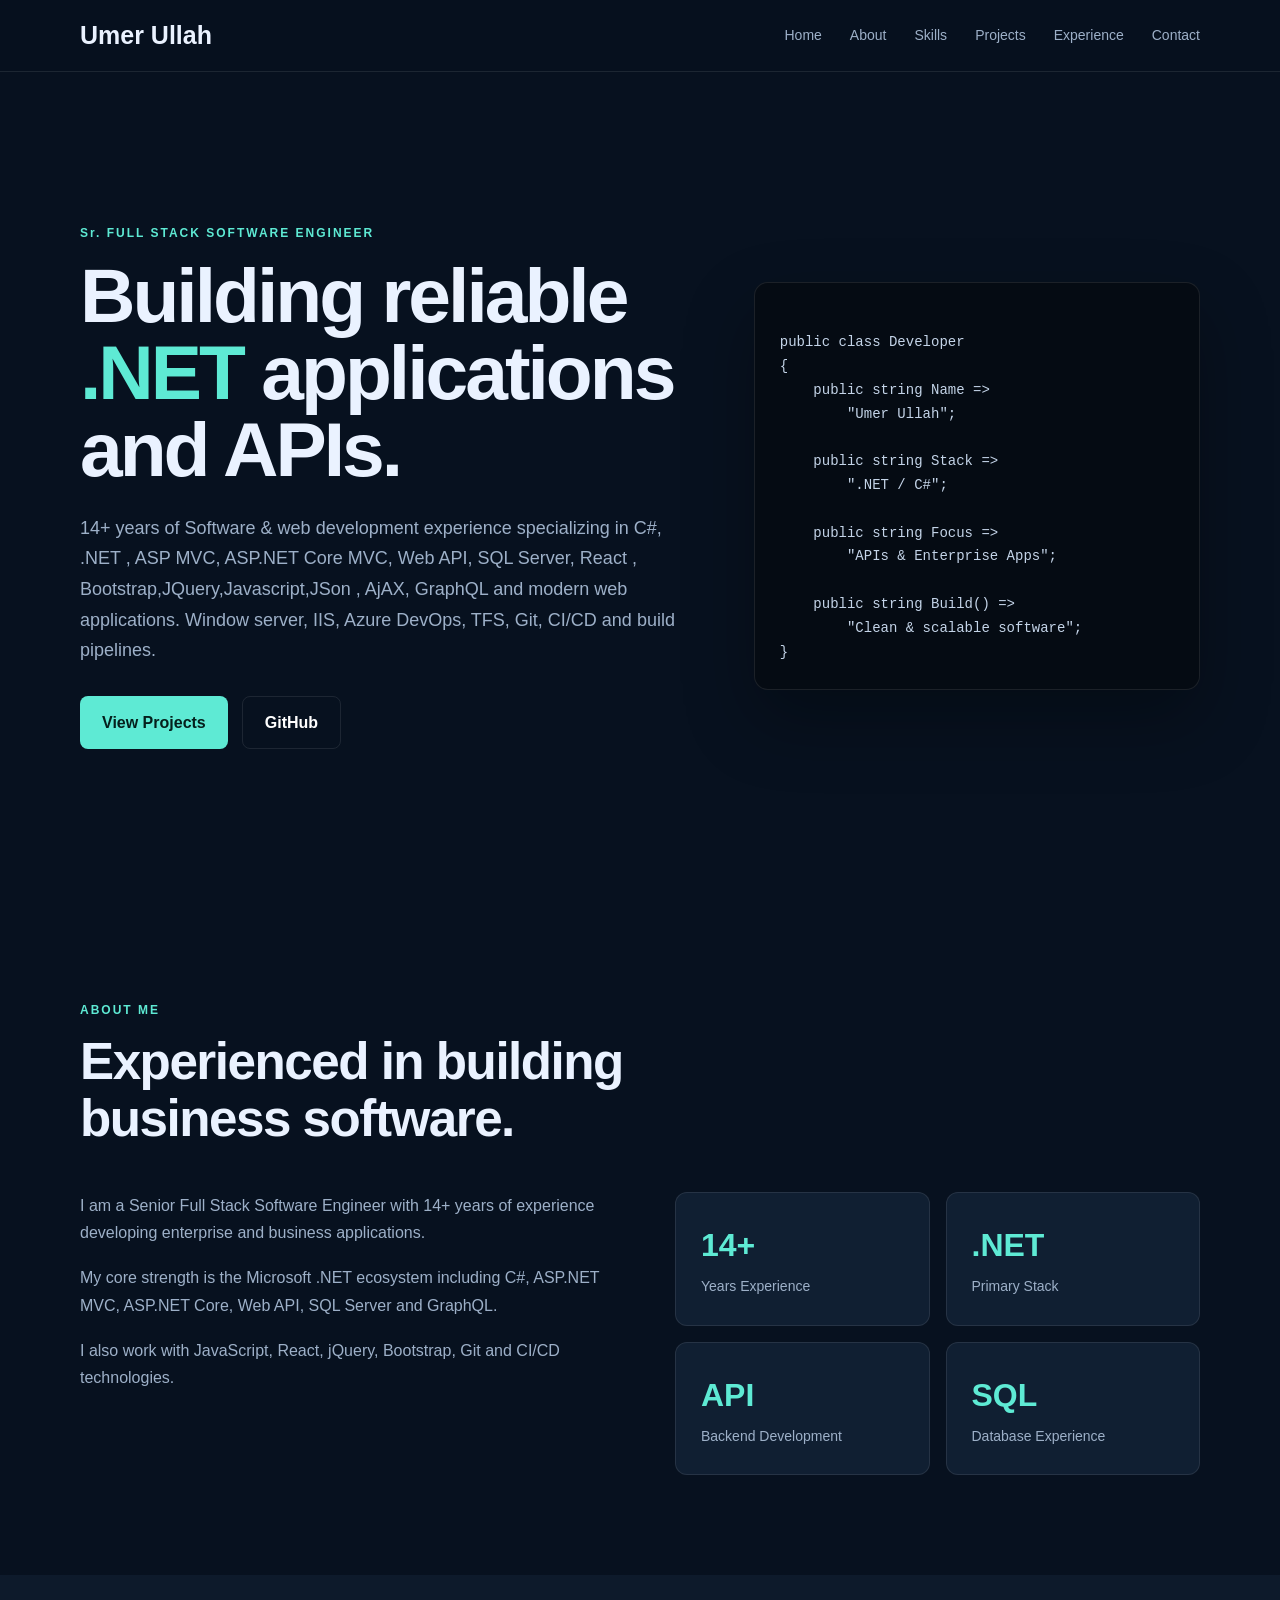
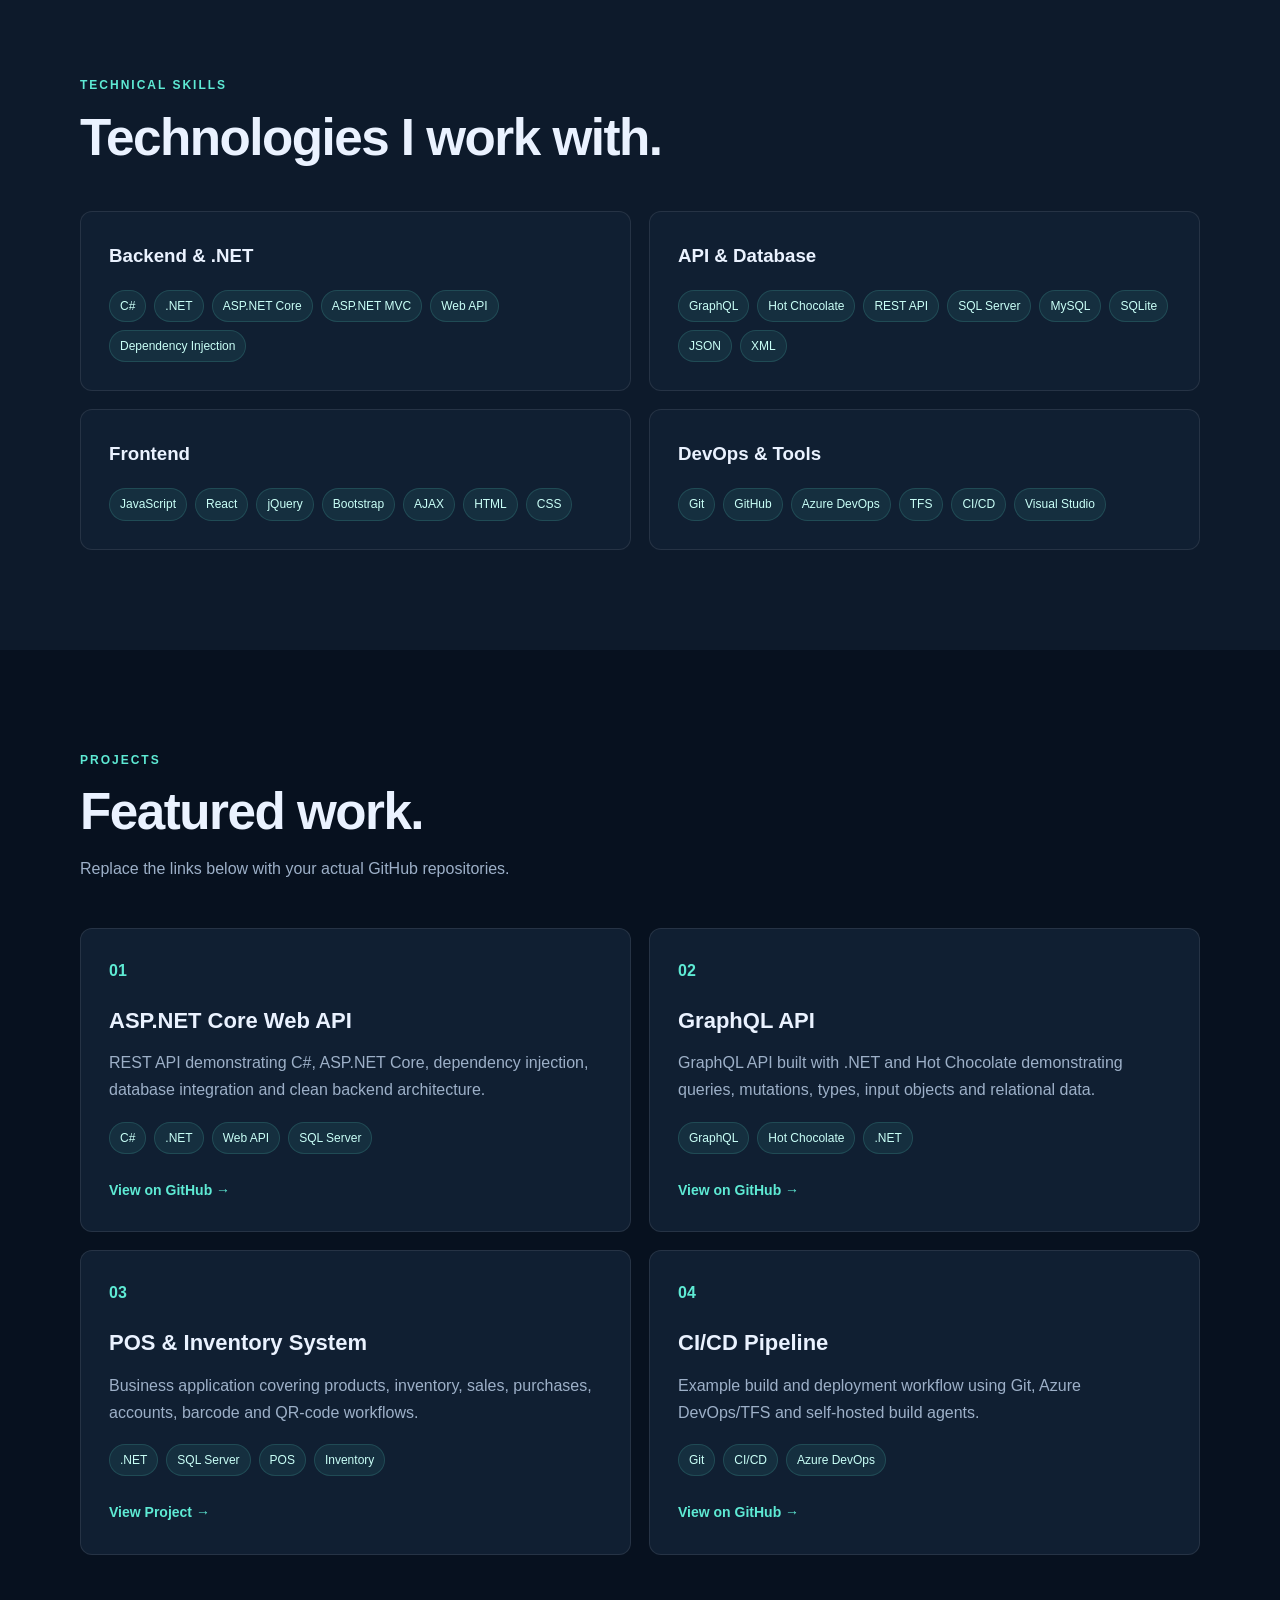
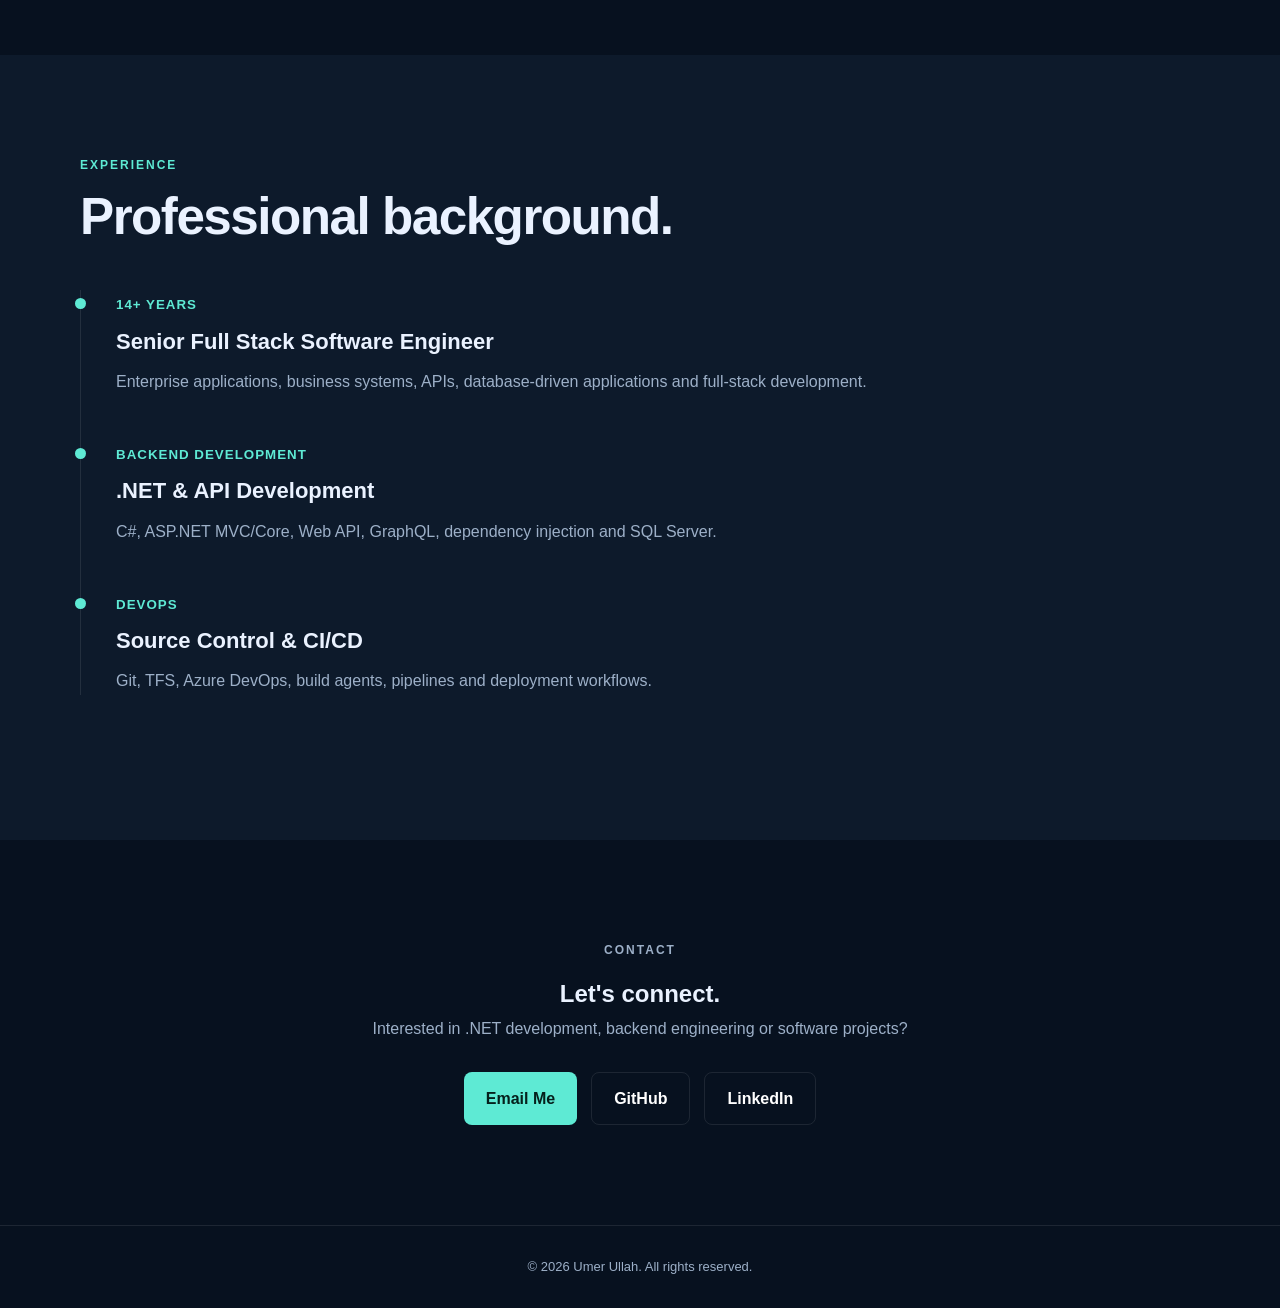
<file: index.html>
<!DOCTYPE html>
<html lang="en">
<head>
    <meta charset="UTF-8">

    <meta name="viewport"
          content="width=device-width, initial-scale=1.0">

    <meta name="description"
          content="Umer Ullah - Senior Full Stack .NET Developer">

    <title>Umer Ullah | Senior .NET Developer</title>

    <link rel="stylesheet" href="css/style.css">
</head>

<body>

<header class="navbar">

    <div class="container nav-container">

        <a href="#home" class="logo">
            Umer Ullah
        </a>

        <button class="menu-btn" id="menuBtn">
            ☰
        </button>

        <nav id="navMenu">

            <a href="#home">Home</a>
            <a href="#about">About</a>
            <a href="#skills">Skills</a>
            <a href="#projects">Projects</a>
            <a href="#experience">Experience</a>
            <a href="#contact">Contact</a>

        </nav>

    </div>

</header>


<main>

<!-- ================= HERO ================= -->

<section id="home" class="hero">

    <div class="container hero-grid">

        <div class="hero-content">

            <p class="eyebrow">
                Sr. FULL STACK SOFTWARE ENGINEER
            </p>

            <h1>
                Building reliable
                <span>.NET</span>
                applications and APIs.
            </h1>

            <p class="hero-description">
                14+ years of Software & web development experience
                specializing in C#, .NET , ASP MVC, ASP.NET Core MVC, Web API,
                SQL Server, React , Bootstrap,JQuery,Javascript,JSon , AjAX,
                GraphQL and modern web applications.
                Window server, IIS, Azure DevOps, TFS, Git, CI/CD and build pipelines.
            </p>

            <div class="hero-buttons">

                <a href="#projects" class="btn btn-primary">
                    View Projects
                </a>

                <!-- CHANGE THIS -->
                <a href="https://github.com/YOUR_USERNAME"
                   target="_blank"
                   class="btn btn-outline">

                    GitHub

                </a>

            </div>

        </div>


        <div class="code-card">

<pre><code>
public class Developer
{
    public string Name =>
        "Umer Ullah";

    public string Stack =>
        ".NET / C#";

    public string Focus =>
        "APIs & Enterprise Apps";

    public string Build() =>
        "Clean & scalable software";
}
</code></pre>

        </div>

    </div>

</section>


<!-- ================= ABOUT ================= -->

<section id="about" class="section">

    <div class="container">

        <div class="section-title">

            <p class="eyebrow">
                ABOUT ME
            </p>

            <h2>
                Experienced in building
                business software.
            </h2>

        </div>


        <div class="about-grid">

            <div class="about-text">

                <p>
                    I am a Senior Full Stack Software Engineer
                    with 14+ years of experience developing
                    enterprise and business applications.
                </p>

                <p>
                    My core strength is the Microsoft .NET
                    ecosystem including C#, ASP.NET MVC,
                    ASP.NET Core, Web API, SQL Server and
                    GraphQL.
                </p>

                <p>
                    I also work with JavaScript, React,
                    jQuery, Bootstrap, Git and CI/CD
                    technologies.
                </p>

            </div>


            <div class="stats">

                <div class="stat">

                    <strong>14+</strong>

                    <span>
                        Years Experience
                    </span>

                </div>


                <div class="stat">

                    <strong>.NET</strong>

                    <span>
                        Primary Stack
                    </span>

                </div>


                <div class="stat">

                    <strong>API</strong>

                    <span>
                        Backend Development
                    </span>

                </div>


                <div class="stat">

                    <strong>SQL</strong>

                    <span>
                        Database Experience
                    </span>

                </div>

            </div>

        </div>

    </div>

</section>


<!-- ================= SKILLS ================= -->

<section id="skills" class="section section-dark">

    <div class="container">

        <div class="section-title">

            <p class="eyebrow">
                TECHNICAL SKILLS
            </p>

            <h2>
                Technologies I work with.
            </h2>

        </div>


        <div class="skills-grid">


            <div class="skill-card">

                <h3>
                    Backend & .NET
                </h3>

                <div class="tags">

                    <span>C#</span>
                    <span>.NET</span>
                    <span>ASP.NET Core</span>
                    <span>ASP.NET MVC</span>
                    <span>Web API</span>
                    <span>Dependency Injection</span>

                </div>

            </div>


            <div class="skill-card">

                <h3>
                    API & Database
                </h3>

                <div class="tags">

                    <span>GraphQL</span>
                    <span>Hot Chocolate</span>
                    <span>REST API</span>
                    <span>SQL Server</span>
                    <span>MySQL</span>
                    <span>SQLite</span>
                    <span>JSON</span>
                    <span>XML</span>

                </div>

            </div>


            <div class="skill-card">

                <h3>
                    Frontend
                </h3>

                <div class="tags">

                    <span>JavaScript</span>
                    <span>React</span>
                    <span>jQuery</span>
                    <span>Bootstrap</span>
                    <span>AJAX</span>
                    <span>HTML</span>
                    <span>CSS</span>

                </div>

            </div>


            <div class="skill-card">

                <h3>
                    DevOps & Tools
                </h3>

                <div class="tags">

                    <span>Git</span>
                    <span>GitHub</span>
                    <span>Azure DevOps</span>
                    <span>TFS</span>
                    <span>CI/CD</span>
                    <span>Visual Studio</span>

                </div>

            </div>

        </div>

    </div>

</section>


<!-- ================= PROJECTS ================= -->

<section id="projects" class="section">

    <div class="container">

        <div class="section-title">

            <p class="eyebrow">
                PROJECTS
            </p>

            <h2>
                Featured work.
            </h2>

            <p>
                Replace the links below with your actual
                GitHub repositories.
            </p>

        </div>


        <div class="projects-grid">


            <!-- PROJECT 1 -->

            <article class="project-card">

                <div class="project-number">
                    01
                </div>

                <h3>
                    ASP.NET Core Web API
                </h3>

                <p>

                    REST API demonstrating C#, ASP.NET Core,
                    dependency injection, database integration
                    and clean backend architecture.

                </p>

                <div class="tags">

                    <span>C#</span>
                    <span>.NET</span>
                    <span>Web API</span>
                    <span>SQL Server</span>

                </div>

                <!-- CHANGE THIS -->

                <a href="https://github.com/YOUR_USERNAME/YOUR_REPOSITORY"
                   target="_blank">

                    View on GitHub →

                </a>

            </article>


            <!-- PROJECT 2 -->

            <article class="project-card">

                <div class="project-number">
                    02
                </div>

                <h3>
                    GraphQL API
                </h3>

                <p>

                    GraphQL API built with .NET and Hot Chocolate
                    demonstrating queries, mutations, types,
                    input objects and relational data.

                </p>

                <div class="tags">

                    <span>GraphQL</span>
                    <span>Hot Chocolate</span>
                    <span>.NET</span>

                </div>

                <!-- CHANGE THIS -->

                <a href="https://github.com/YOUR_USERNAME/YOUR_REPOSITORY"
                   target="_blank">

                    View on GitHub →

                </a>

            </article>


            <!-- PROJECT 3 -->

            <article class="project-card">

                <div class="project-number">
                    03
                </div>

                <h3>
                    POS & Inventory System
                </h3>

                <p>

                    Business application covering products,
                    inventory, sales, purchases, accounts,
                    barcode and QR-code workflows.

                </p>

                <div class="tags">

                    <span>.NET</span>
                    <span>SQL Server</span>
                    <span>POS</span>
                    <span>Inventory</span>

                </div>

                <!-- CHANGE THIS -->

                <a href="https://github.com/YOUR_USERNAME/YOUR_REPOSITORY"
                   target="_blank">

                    View Project →

                </a>

            </article>


            <!-- PROJECT 4 -->

            <article class="project-card">

                <div class="project-number">
                    04
                </div>

                <h3>
                    CI/CD Pipeline
                </h3>

                <p>

                    Example build and deployment workflow
                    using Git, Azure DevOps/TFS and
                    self-hosted build agents.

                </p>

                <div class="tags">

                    <span>Git</span>
                    <span>CI/CD</span>
                    <span>Azure DevOps</span>

                </div>

                <!-- CHANGE THIS -->

                <a href="https://github.com/YOUR_USERNAME/YOUR_REPOSITORY"
                   target="_blank">

                    View on GitHub →

                </a>

            </article>

        </div>

    </div>

</section>


<!-- ================= EXPERIENCE ================= -->

<section id="experience" class="section section-dark">

    <div class="container">

        <div class="section-title">

            <p class="eyebrow">
                EXPERIENCE
            </p>

            <h2>
                Professional background.
            </h2>

        </div>


        <div class="timeline">

            <div class="timeline-item">

                <div class="timeline-dot"></div>

                <div>

                    <small>
                        14+ YEARS
                    </small>

                    <h3>
                        Senior Full Stack Software Engineer
                    </h3>

                    <p>

                        Enterprise applications, business
                        systems, APIs, database-driven
                        applications and full-stack development.

                    </p>

                </div>

            </div>


            <div class="timeline-item">

                <div class="timeline-dot"></div>

                <div>

                    <small>
                        BACKEND DEVELOPMENT
                    </small>

                    <h3>
                        .NET & API Development
                    </h3>

                    <p>

                        C#, ASP.NET MVC/Core, Web API,
                        GraphQL, dependency injection and
                        SQL Server.

                    </p>

                </div>

            </div>


            <div class="timeline-item">

                <div class="timeline-dot"></div>

                <div>

                    <small>
                        DEVOPS
                    </small>

                    <h3>
                        Source Control & CI/CD
                    </h3>

                    <p>

                        Git, TFS, Azure DevOps, build agents,
                        pipelines and deployment workflows.

                    </p>

                </div>

            </div>

        </div>

    </div>

</section>


<!-- ================= CONTACT ================= -->

<section id="contact" class="section contact">

    <div class="container">

        <p class="eyebrow">
            CONTACT
        </p>

        <h2>
            Let's connect.
        </h2>

        <p>
            Interested in .NET development, backend
            engineering or software projects?
        </p>


        <div class="contact-buttons">

            <!-- CHANGE EMAIL -->

            <a href="mailto:YOUR_EMAIL@example.com"
               class="btn btn-primary">

                Email Me

            </a>


            <!-- CHANGE GITHUB -->

            <a href="https://github.com/YOUR_USERNAME"
               target="_blank"
               class="btn btn-outline">

                GitHub

            </a>


            <!-- CHANGE LINKEDIN -->

            <a href="https://www.linkedin.com/in/YOUR_USERNAME/"
               target="_blank"
               class="btn btn-outline">

                LinkedIn

            </a>

        </div>

    </div>

</section>

</main>


<footer>

    <p>
        © <span id="year"></span>
        Umer Ullah. All rights reserved.
    </p>

</footer>


<script src="js/script.js"></script>

</body>
</html>
</file>
<file: css/style.css>
:root {

    --bg: #07111f;
    --bg-dark: #0d1a2b;

    --card: #101f32;

    --text: #eaf2ff;
    --muted: #9db0c8;

    --accent: #5eead4;

    --border: rgba(255,255,255,.09);

    --max-width: 1120px;
}


* {

    margin: 0;
    padding: 0;

    box-sizing: border-box;
}


html {

    scroll-behavior: smooth;
}


body {

    font-family:
        Arial,
        Helvetica,
        sans-serif;

    background: var(--bg);

    color: var(--text);

    line-height: 1.7;
}


a {

    text-decoration: none;

    color: inherit;
}


.container {

    width: min(
        calc(100% - 48px),
        var(--max-width)
    );

    margin: auto;
}


/* ================= NAVBAR ================= */

.navbar {

    position: sticky;

    top: 0;

    z-index: 1000;

    height: 72px;

    background:
        rgba(7,17,31,.92);

    backdrop-filter: blur(12px);

    border-bottom:
        1px solid var(--border);
}


.nav-container {

    height: 100%;

    display: flex;

    align-items: center;

    justify-content: space-between;
}


.logo {

    font-size: 25px;

    font-weight: 800;
}


.logo span {

    color: var(--accent);
}


nav {

    display: flex;

    gap: 28px;
}


nav a {

    color: var(--muted);

    font-size: 14px;

    transition: .2s;
}


nav a:hover {

    color: var(--accent);
}


.menu-btn {

    display: none;

    border: none;

    background: transparent;

    color: white;

    font-size: 26px;

    cursor: pointer;
}


/* ================= HERO ================= */

.hero {

    min-height:
        calc(100vh - 72px);

    display: flex;

    align-items: center;
}


.hero-grid {

    display: grid;

    grid-template-columns:
        1.15fr .85fr;

    gap: 70px;

    align-items: center;
}


.eyebrow {

    color: var(--accent);

    font-size: 12px;

    font-weight: 800;

    letter-spacing: 2px;

    margin-bottom: 14px;
}


.hero h1 {

    font-size:
        clamp(45px, 6vw, 82px);

    line-height: 1;

    letter-spacing: -3px;

    margin-bottom: 25px;
}


.hero h1 span {

    color: var(--accent);
}


.hero-description {

    color: var(--muted);

    font-size: 18px;

    max-width: 650px;
}


.hero-buttons {

    display: flex;

    gap: 14px;

    margin-top: 30px;
}


/* ================= BUTTON ================= */

.btn {

    display: inline-flex;

    align-items: center;

    justify-content: center;

    padding:
        12px 22px;

    border-radius: 8px;

    font-weight: 700;

    transition: .2s;
}


.btn:hover {

    transform:
        translateY(-2px);
}


.btn-primary {

    background:
        var(--accent);

    color: #05201c;
}


.btn-outline {

    border:
        1px solid var(--border);

    color: white;
}


/* ================= CODE CARD ================= */

.code-card {

    background: #050b13;

    border:
        1px solid var(--border);

    border-radius: 14px;

    padding: 25px;

    box-shadow:
        0 30px 70px rgba(0,0,0,.3);
}


.code-card pre {

    overflow: auto;
}


.code-card code {

    color: #c4d4e8;

    font-size: 14px;
}


/* ================= SECTIONS ================= */

.section {

    padding:
        100px 0;
}


.section-dark {

    background:
        var(--bg-dark);
}


.section-title {

    max-width: 750px;

    margin-bottom: 45px;
}


.section-title h2 {

    font-size:
        clamp(34px, 4vw, 54px);

    line-height: 1.1;

    letter-spacing: -1.5px;

    margin-bottom: 15px;
}


.section-title > p:last-child {

    color: var(--muted);
}


/* ================= ABOUT ================= */

.about-grid {

    display: grid;

    grid-template-columns:
        1fr 1fr;

    gap: 70px;
}


.about-text p {

    color: var(--muted);

    margin-bottom: 18px;
}


.stats {

    display: grid;

    grid-template-columns:
        1fr 1fr;

    gap: 16px;
}


.stat {

    background:
        var(--card);

    border:
        1px solid var(--border);

    border-radius: 12px;

    padding: 25px;
}


.stat strong {

    display: block;

    color: var(--accent);

    font-size: 32px;
}


.stat span {

    color: var(--muted);

    font-size: 14px;
}


/* ================= SKILLS ================= */

.skills-grid {

    display: grid;

    grid-template-columns:
        1fr 1fr;

    gap: 18px;
}


.skill-card {

    background:
        var(--card);

    border:
        1px solid var(--border);

    border-radius: 12px;

    padding: 28px;
}


.skill-card h3 {

    margin-bottom: 18px;
}


.tags {

    display: flex;

    flex-wrap: wrap;

    gap: 8px;
}


.tags span {

    padding:
        5px 10px;

    border-radius: 30px;

    background:
        rgba(94,234,212,.08);

    border:
        1px solid
        rgba(94,234,212,.15);

    color: #c9fff7;

    font-size: 12px;
}


/* ================= PROJECTS ================= */

.projects-grid {

    display: grid;

    grid-template-columns:
        1fr 1fr;

    gap: 18px;
}


.project-card {

    background:
        var(--card);

    border:
        1px solid var(--border);

    border-radius: 12px;

    padding: 28px;
}


.project-number {

    color: var(--accent);

    font-weight: bold;

    margin-bottom: 18px;
}


.project-card h3 {

    font-size: 22px;

    margin-bottom: 10px;
}


.project-card p {

    color: var(--muted);

    margin-bottom: 18px;
}


.project-card .tags {

    margin-bottom: 22px;
}


.project-card > a {

    color: var(--accent);

    font-weight: bold;

    font-size: 14px;
}


/* ================= TIMELINE ================= */

.timeline {

    border-left:
        1px solid var(--border);

    padding-left: 35px;
}


.timeline-item {

    position: relative;

    margin-bottom: 45px;
}


.timeline-dot {

    position: absolute;

    left: -41px;

    top: 8px;

    width: 11px;

    height: 11px;

    border-radius: 50%;

    background:
        var(--accent);
}


.timeline-item small {

    color: var(--accent);

    font-weight: bold;

    letter-spacing: 1px;
}


.timeline-item h3 {

    margin:
        5px 0 8px;

    font-size: 22px;
}


.timeline-item p {

    color: var(--muted);
}


/* ================= CONTACT ================= */

.contact {

    text-align: center;
}


.contact .container > p {

    color: var(--muted);
}


.contact-buttons {

    display: flex;

    justify-content: center;

    gap: 14px;

    margin-top: 30px;
}


/* ================= FOOTER ================= */

footer {

    padding: 30px;

    text-align: center;

    border-top:
        1px solid var(--border);

    color: var(--muted);

    font-size: 13px;
}


/* ================= MOBILE ================= */

@media(max-width: 800px) {

    .menu-btn {

        display: block;
    }


    nav {

        display: none;

        position: absolute;

        top: 72px;

        left: 0;

        right: 0;

        flex-direction: column;

        gap: 0;

        background:
            var(--bg);

        border-bottom:
            1px solid var(--border);
    }


    nav.open {

        display: flex;
    }


    nav a {

        padding:
            15px 24px;

        border-top:
            1px solid var(--border);
    }


    .hero {

        padding:
            70px 0;
    }


    .hero-grid {

        grid-template-columns: 1fr;

        gap: 45px;
    }


    .about-grid,
    .skills-grid,
    .projects-grid {

        grid-template-columns: 1fr;
    }


    .stats {

        margin-top: 10px;
    }

}


@media(max-width: 480px) {

    .container {

        width:
            calc(100% - 32px);
    }


    .hero h1 {

        font-size: 45px;

        letter-spacing: -2px;
    }


    .section {

        padding:
            75px 0;
    }


    .stats {

        grid-template-columns:
            1fr;
    }

}
</file>
